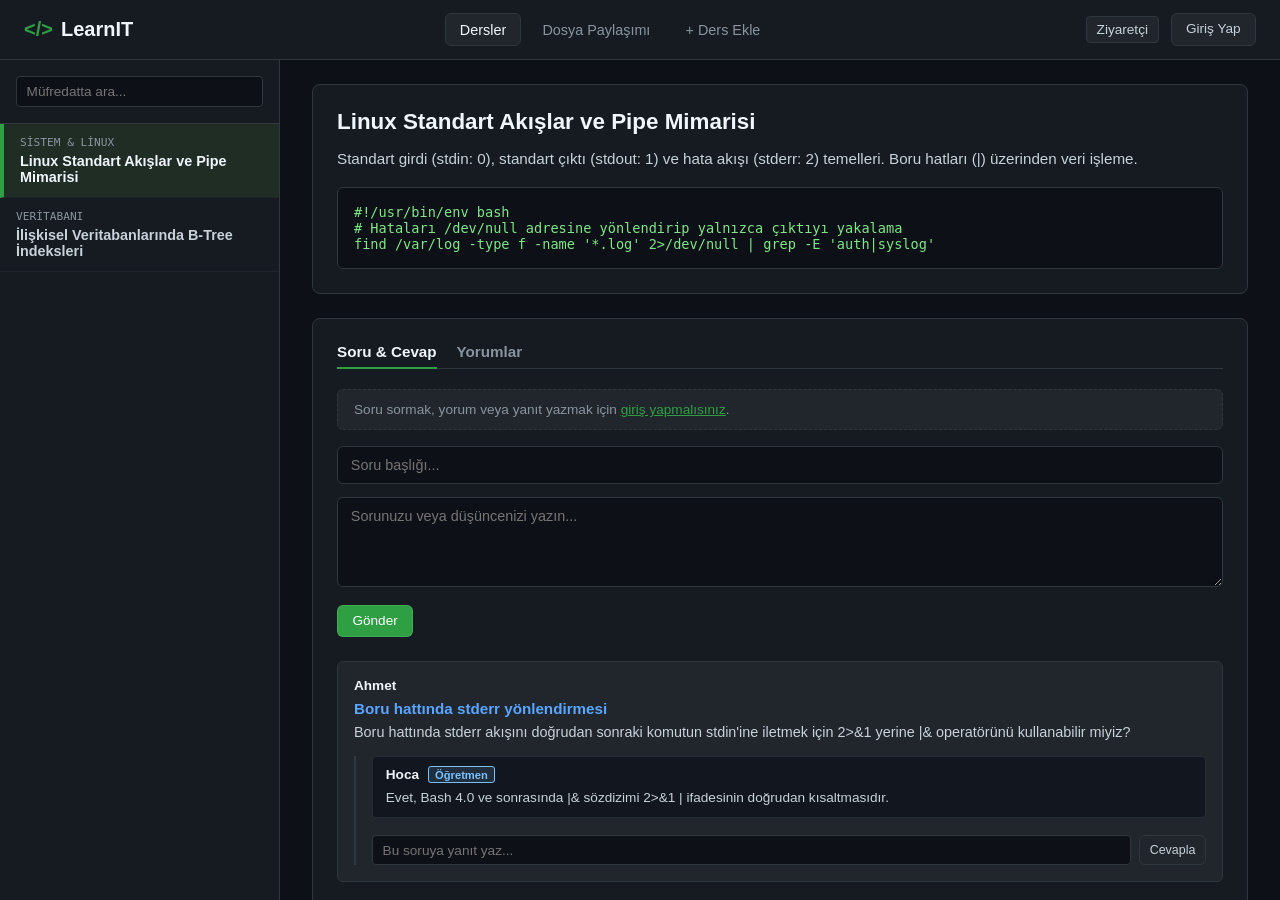
<file: index.html>
<!DOCTYPE html>
<html lang="tr">

<head>
  <meta charset="UTF-8">
  <meta name="viewport" content="width=device-width, initial-scale=1.0">
  <title>LearnIT - Bilişim ve Yazılım Akademisi</title>
  <link rel="stylesheet" href="style.css">
</head>


  <body class="layout-app">

    <!-- Üst Menü -->
    <header>
        <a href="index.html" class="brand">
          <span>&lt;/&gt;</span> LearnIT
      </a>

      <nav class="nav-links" aria-label="Ana Menü">
        <a href="index.html" class="nav-link active">Dersler</a>
        <a href="files.html" class="nav-link">Dosya Paylaşımı</a>
        <a href="lesson-add.html" class="nav-link">+ Ders Ekle</a>
      </nav>

      <div class="nav-actions">
        <!-- Backend oturumuna göre kullanıcı adı ve rol gösterilebilir -->
        <span class="user-badge">Ziyaretçi</span>
        <a href="login.html" class="btn btn-secondary">Giriş Yap</a>
      </div>
    </header>

    <!-- Ana Taşıyıcı -->
    <div class="app-container">


      <aside>
        <div class="sidebar-header">
          <form class="sidebar-search" method="GET" action="index.html">
            <input type="search" name="q" placeholder="Müfredatta ara...">
          </form>
        </div>
        <ul class="course-list">
          <li class="course-item active">
            <a href="index.html?lesson_id=1">
              <span class="tag">Sistem &amp; Linux</span>
              <strong>Linux Standart Akışlar ve Pipe Mimarisi</strong>
            </a>
          </li>
          <li class="course-item">
            <a href="index.html?lesson_id=2">
              <span class="tag">Veritabanı</span>
              <strong>İlişkisel Veritabanlarında B-Tree İndeksleri</strong>
            </a>
          </li>
        </ul>
      </aside>

      <!-- İçerik Alanı -->
      <main>
        <!-- Ders & Dokümantasyon -->
        <section class="content-card">
            <!-- Video linki varsa kapsayıcıya "has-video" sınıfı eklenir -->
            <div class="video-wrapper">
              <iframe src="" title="Ders Videosu" allowfullscreen></iframe>
            </div>

            <div class="lesson-meta">
              <h1>Linux Standart Akışlar ve Pipe Mimarisi</h1>
              <div class="doc-section">
                Standart girdi (stdin: 0), standart çıktı (stdout: 1) ve hata akışı (stderr: 2) temelleri. Boru hatları
                (|) üzerinden veri işleme.
              </div>
              <pre class="code-box">#!/usr/bin/env bash
# Hataları /dev/null adresine yönlendirip yalnızca çıktıyı yakalama
find /var/log -type f -name '*.log' 2>/dev/null | grep -E 'auth|syslog'</pre>
            </div>
        </section>

        <!-- Soru-Cevap & Tartışma -->
        <section class="content-card">
          <div class="interaction-tabs">
            <a href="index.html?lesson_id=1&amp;tab=questions" class="tab-btn active">Soru &amp; Cevap</a>
            <a href="index.html?lesson_id=1&amp;tab=comments" class="tab-btn">Yorumlar</a>
          </div>

            <div class="auth-alert">
              Soru sormak, yorum veya yanıt yazmak için <a href="login.html">giriş yapmalısınız</a>.
            </div>

              <!-- Backend bağlantısı için hazır gönderi formu -->
              <form class="post-form" method="POST" action="">
                <input type="hidden" name="lesson_id" value="1">
                <input type="hidden" name="type" value="questions">
                <input type="text" name="title" placeholder="Soru başlığı...">
                <textarea name="content" placeholder="Sorunuzu veya düşüncenizi yazın..." required></textarea>
                <div class="form-actions">
                  <button type="submit" class="btn">Gönder</button>
                </div>
              </form>

              <div class="feed-list">
                <article class="feed-card">
                  <div class="feed-card-header">
                    <span class="author">Ahmet</span>
                  </div>
                  <div class="post-title">Boru hattında stderr yönlendirmesi</div>
                  <div class="feed-card-body">
                    Boru hattında stderr akışını doğrudan sonraki komutun stdin'ine iletmek için 2&gt;&amp;1 yerine
                    |&amp; operatörünü kullanabilir miyiz?
                  </div>

                  <div class="replies-container">
                    <div class="reply-card">
                      <div class="feed-card-header">
                        <span class="author">
                          Hoca
                          <span class="badge-instructor">Öğretmen</span>
                        </span>
                      </div>
                      <div class="reply-card-body">
                        Evet, Bash 4.0 ve sonrasında |&amp; sözdizimi 2&gt;&amp;1 | ifadesinin doğrudan kısaltmasıdır.
                      </div>
                    </div>

                    <form class="reply-form" method="POST" action="">
                      <input type="hidden" name="post_id" value="1">
                      <input type="text" name="content" placeholder="Bu soruya yanıt yaz..." required>
                      <button type="submit" class="btn btn-secondary btn-sm">Cevapla</button>
                    </form>
                  </div>
                </article>
              </div>
        </section>
      </main>
    </div>

  </body>

</html>
</file>
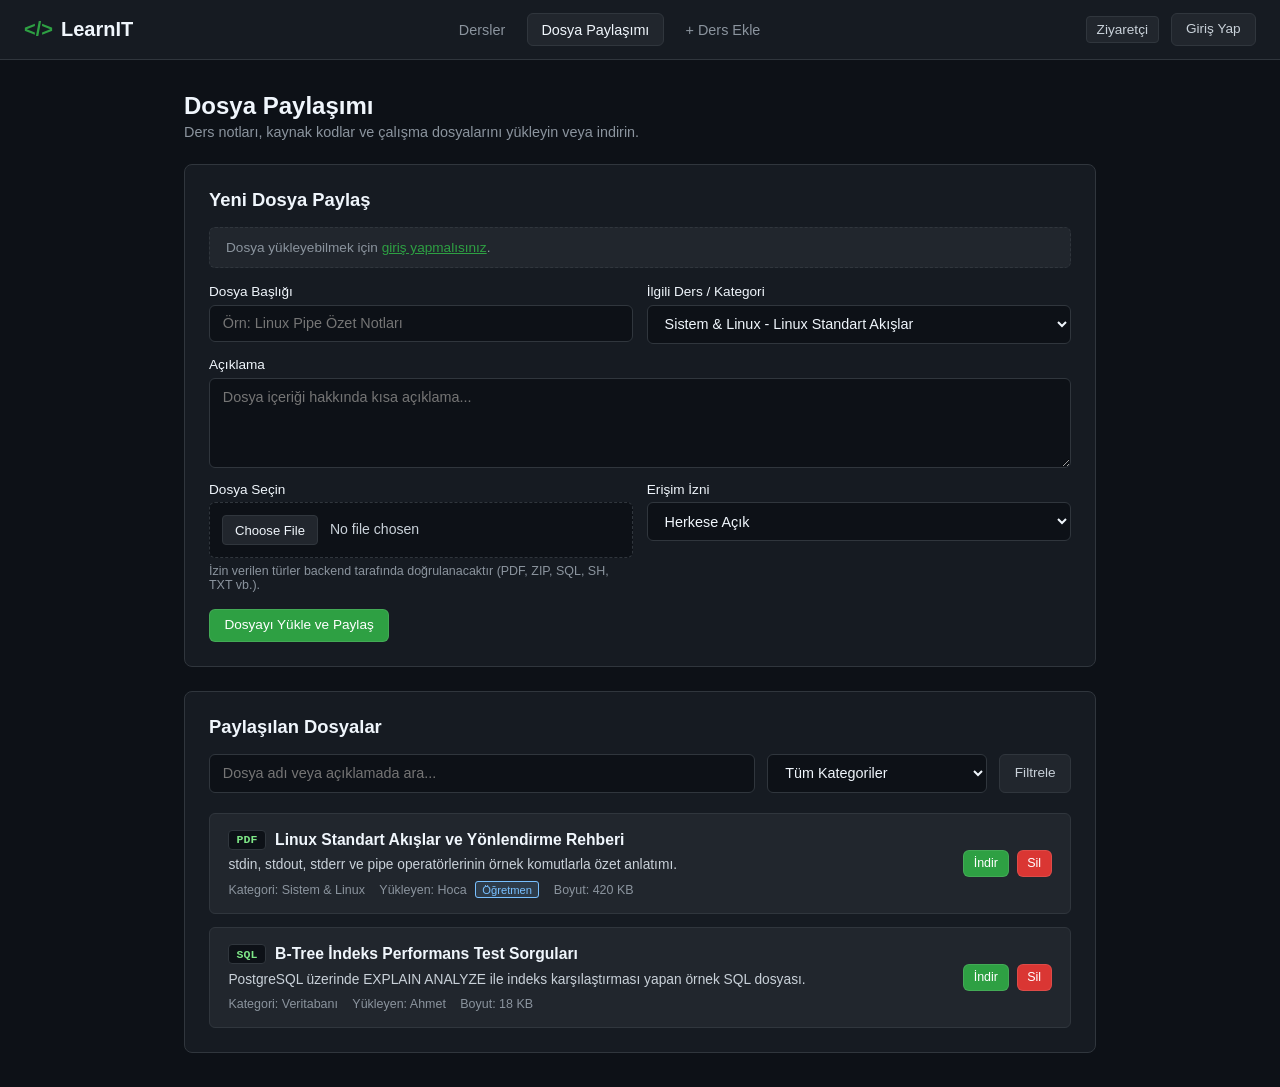
<file: files.html>
<!DOCTYPE html>
<html lang="tr">

<head>
  <meta charset="UTF-8">
  <meta name="viewport" content="width=device-width, initial-scale=1.0">
  <title>Dosya Paylaşımı - LearnIT</title>
  <link rel="stylesheet" href="style.css">
</head>

<body>

  <!-- Üst Menü -->
  <header>
    <a href="index.html" class="brand">
      <span>&lt;/&gt;</span> LearnIT
    </a>

    <nav class="nav-links" aria-label="Ana Menü">
      <a href="index.html" class="nav-link">Dersler</a>
      <a href="files.html" class="nav-link active">Dosya Paylaşımı</a>
      <a href="lesson-add.html" class="nav-link">+ Ders Ekle</a>
    </nav>

    <div class="nav-actions">
      <span class="user-badge">Ziyaretçi</span>
      <a href="login.html" class="btn btn-secondary">Giriş Yap</a>
    </div>
  </header>

  <!-- Dosya Paylaşımı Ana İçerik -->
  <main class="page-container">
    <div class="page-header">
      <div>
        <h1>Dosya Paylaşımı</h1>
        <p class="page-subtitle">Ders notları, kaynak kodlar ve çalışma dosyalarını yükleyin veya indirin.</p>
      </div>
    </div>

    <!-- Dosya Yükleme Formu -->
    <section class="content-card">
      <h2 class="card-title">Yeni Dosya Paylaş</h2>

      <div class="auth-alert">
        Dosya yükleyebilmek için <a href="login.html">giriş yapmalısınız</a>.
      </div>

        <form class="post-form post-form--no-margin" method="POST" action="" enctype="multipart/form-data">
          <div class="form-row">
            <div class="form-group">
              <label for="fileTitle">Dosya Başlığı</label>
              <input type="text" id="fileTitle" name="title" placeholder="Örn: Linux Pipe Özet Notları" required>
            </div>

            <div class="form-group">
              <label for="fileLesson">İlgili Ders / Kategori</label>
              <select id="fileLesson" name="lesson_id" required>
                <option value="1">Sistem &amp; Linux - Linux Standart Akışlar</option>
                <option value="2">Veritabanı - B-Tree İndeksleri</option>
                <option value="0">Genel Kaynaklar</option>
              </select>
            </div>
          </div>

          <div class="form-group">
            <label for="fileDescription">Açıklama</label>
            <textarea id="fileDescription" name="description"
              placeholder="Dosya içeriği hakkında kısa açıklama..."></textarea>
          </div>

          <div class="form-row">
            <div class="form-group">
              <label for="sharedFileInput">Dosya Seçin</label>
              <input type="file" id="sharedFileInput" name="shared_file" class="file-input" required>
              <span class="form-hint">İzin verilen türler backend tarafında doğrulanacaktır (PDF, ZIP, SQL, SH, TXT
                vb.).</span>
            </div>

            <div class="form-group">
              <label for="fileVisibility">Erişim İzni</label>
              <select id="fileVisibility" name="visibility">
                <option value="all">Herkese Açık</option>
                <option value="students">Sadece Kayıtlı Öğrenciler</option>
                <option value="instructor">Sadece Eğitmenler</option>
              </select>
            </div>
          </div>

          <div class="form-actions">
            <button type="submit" class="btn">Dosyayı Yükle ve Paylaş</button>
          </div>
        </form>
    </section>

    <!-- Paylaşılan Dosyalar Listesi -->
    <section class="content-card">
      <h2 class="card-title">Paylaşılan Dosyalar</h2>

      <form class="filter-bar" method="GET" action="files.html">
        <input type="search" name="q" placeholder="Dosya adı veya açıklamada ara...">
        <select name="category">
          <option value="">Tüm Kategoriler</option>
          <option value="linux">Sistem &amp; Linux</option>
          <option value="database">Veritabanı</option>
          <option value="general">Genel Kaynaklar</option>
        </select>
        <button type="submit" class="btn btn-secondary">Filtrele</button>
      </form>

      <div class="file-list">
        <article class="file-card">
          <div class="file-info">
            <div class="file-title-row">
              <span class="file-ext-badge">PDF</span>
              <span class="file-title">Linux Standart Akışlar ve Yönlendirme Rehberi</span>
            </div>
            <p class="file-desc">stdin, stdout, stderr ve pipe operatörlerinin örnek komutlarla özet anlatımı.</p>
            <div class="file-meta">
              <span>Kategori: Sistem &amp; Linux</span>
              <span>Yükleyen: Hoca <span class="badge-instructor">Öğretmen</span></span>
              <span>Boyut: 420 KB</span>
            </div>
          </div>

          <div class="file-actions">
              <a href="#" class="btn btn-sm">İndir</a>
              <form method="POST" action="">
                <input type="hidden" name="file_id" value="1">
                <button type="submit" class="btn btn-danger btn-sm">Sil</button>
              </form>
          </div>
        </article>

        <article class="file-card">
          <div class="file-info">
            <div class="file-title-row">
              <span class="file-ext-badge">SQL</span>
              <span class="file-title">B-Tree İndeks Performans Test Sorguları</span>
            </div>
            <p class="file-desc">PostgreSQL üzerinde EXPLAIN ANALYZE ile indeks karşılaştırması yapan örnek SQL dosyası.
            </p>
            <div class="file-meta">
              <span>Kategori: Veritabanı</span>
              <span>Yükleyen: Ahmet</span>
              <span>Boyut: 18 KB</span>
            </div>
          </div>

          <div class="file-actions">
              <a href="#" class="btn btn-sm">İndir</a>
              <form method="POST" action="">
                <input type="hidden" name="file_id" value="2">
                <button type="submit" class="btn btn-danger btn-sm">Sil</button>
              </form>
          </div>
        </article>
      </div>
    </section>
  </main>

</body>

</html>
</file>
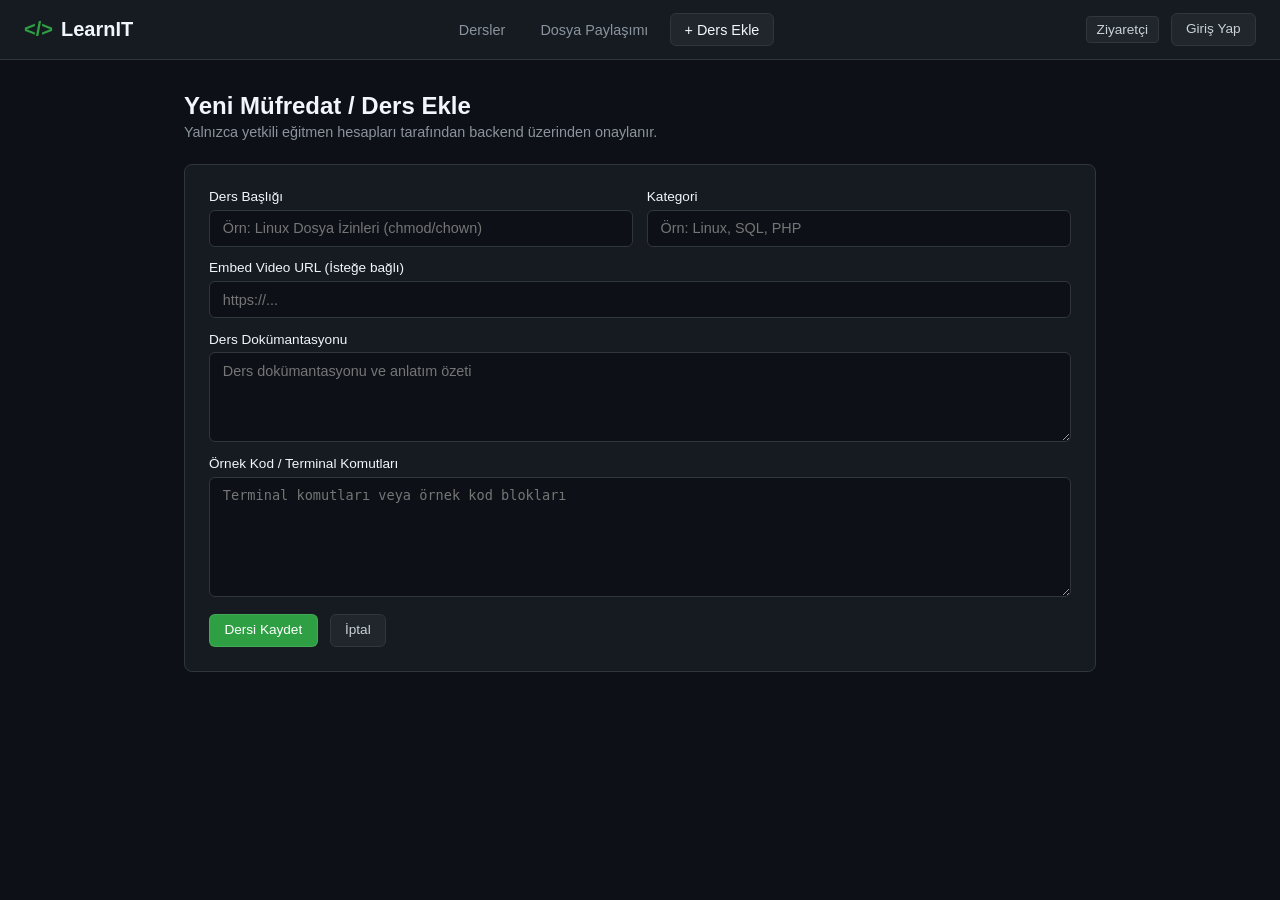
<file: lesson-add.html>
<!DOCTYPE html>
<html lang="tr">
<head>
  <meta charset="UTF-8">
  <meta name="viewport" content="width=device-width, initial-scale=1.0">
  <title>Yeni Ders Ekle - LearnIT</title>
  <link rel="stylesheet" href="style.css">
</head>
<body>

  <!-- Üst Menü -->
  <header>
    <a href="index.html" class="brand">
      <span>&lt;/&gt;</span> LearnIT
    </a>

    <nav class="nav-links" aria-label="Ana Menü">
      <a href="index.html" class="nav-link">Dersler</a>
      <a href="files.html" class="nav-link">Dosya Paylaşımı</a>
      <a href="lesson-add.html" class="nav-link active">+ Ders Ekle</a>
    </nav>

    <div class="nav-actions">
      <span class="user-badge">Ziyaretçi</span>
      <a href="login.html" class="btn btn-secondary">Giriş Yap</a>
    </div>
  </header>

  <!-- Ders Ekleme Formu -->
  <main class="page-container">
    <div class="page-header">
      <div>
        <h1>Yeni Müfredat / Ders Ekle</h1>
        <p class="page-subtitle">Yalnızca yetkili eğitmen hesapları tarafından backend üzerinden onaylanır.</p>
      </div>
    </div>

    <section class="content-card">
      <form class="post-form post-form--no-margin" method="POST" action="">
        <div class="form-row">
          <div class="form-group">
            <label for="lessonTitleInput">Ders Başlığı</label>
            <input type="text" id="lessonTitleInput" name="title" placeholder="Örn: Linux Dosya İzinleri (chmod/chown)" required>
          </div>

          <div class="form-group">
            <label for="lessonCategoryInput">Kategori</label>
            <input type="text" id="lessonCategoryInput" name="category" placeholder="Örn: Linux, SQL, PHP" required>
          </div>
        </div>

        <div class="form-group">
          <label for="lessonVideoUrlInput">Embed Video URL (İsteğe bağlı)</label>
          <input type="url" id="lessonVideoUrlInput" name="video_url" placeholder="https://...">
        </div>

        <div class="form-group">
          <label for="lessonDescriptionInput">Ders Dokümantasyonu</label>
          <textarea id="lessonDescriptionInput" name="description" placeholder="Ders dokümantasyonu ve anlatım özeti" required></textarea>
        </div>

        <div class="form-group">
          <label for="lessonCodeInput">Örnek Kod / Terminal Komutları</label>
          <textarea id="lessonCodeInput" name="code_snippet" class="code-textarea" placeholder="Terminal komutları veya örnek kod blokları"></textarea>
        </div>

        <div class="form-actions">
          <button type="submit" class="btn">Dersi Kaydet</button>
          <a href="index.html" class="btn btn-secondary">İptal</a>
        </div>
      </form>
    </section>
  </main>

</body>
</html>
</file>
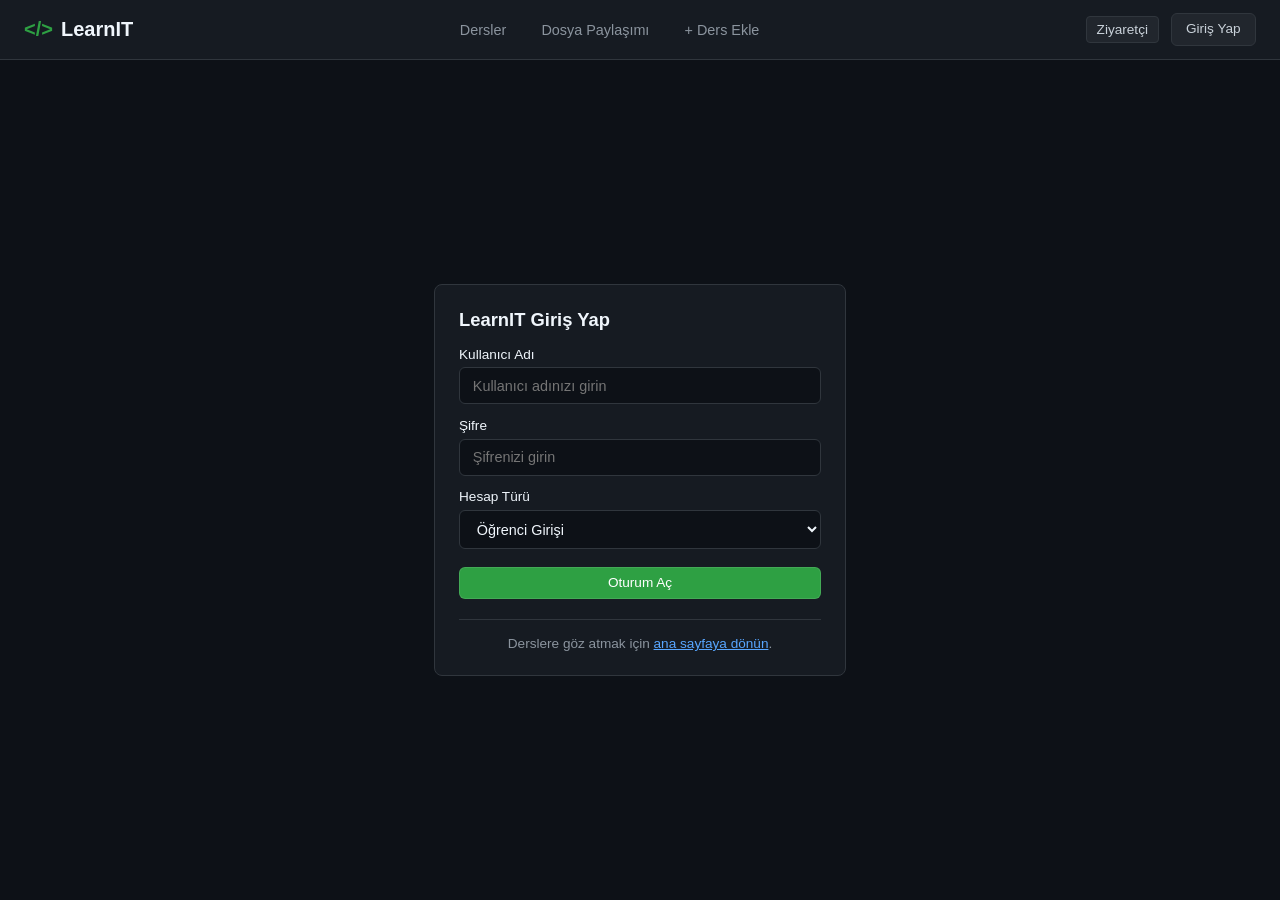
<file: login.html>
<!DOCTYPE html>
<html lang="tr">

<head>
  <meta charset="UTF-8">
  <meta name="viewport" content="width=device-width, initial-scale=1.0">
  <title>Giriş Yap - LearnIT</title>
  <link rel="stylesheet" href="style.css">
</head>

<body>

  <!-- Üst Menü -->
  <header>
    <a href="index.html" class="brand">
      <span>&lt;/&gt;</span> LearnIT
    </a>

    <nav class="nav-links" aria-label="Ana Menü">
      <a href="index.html" class="nav-link">Dersler</a>
      <a href="files.html" class="nav-link">Dosya Paylaşımı</a>
      <a href="lesson-add.html" class="nav-link">+ Ders Ekle</a>
    </nav>

    <div class="nav-actions">
      <span class="user-badge">Ziyaretçi</span>
      <a href="login.html" class="btn btn-secondary">Giriş Yap</a>
    </div>
  </header>

  <!-- Giriş Alanı -->
  <main class="page-container page-container--narrow">
    <section class="content-card">
      <h1 class="card-title">LearnIT Giriş Yap</h1>

        <!-- PHP bağlandığında method="POST" action="login.php" olarak güncellenecek -->
        <form class="post-form post-form--no-margin" method="GET" action="index.html">
          <div class="form-group">
            <label for="authUsernameInput">Kullanıcı Adı</label>
            <input type="text" name="username" id="authUsernameInput" placeholder="Kullanıcı adınızı girin" required
              autocomplete="username">
          </div>

          <div class="form-group">
            <label for="authPasswordInput">Şifre</label>
            <input type="password" name="password" id="authPasswordInput" placeholder="Şifrenizi girin" required
              autocomplete="current-password">
          </div>

          <div class="form-group">
            <label for="authRoleSelect">Hesap Türü</label>
            <select name="role" id="authRoleSelect">
              <option value="student">Öğrenci Girişi</option>
              <option value="instructor">Öğretmen (Eğitmen) Girişi</option>
            </select>
          </div>

          <div class="form-actions">
            <button type="submit" class="btn btn-block">Oturum Aç</button>
          </div>
        </form>

        <div class="auth-footer">
          Derslere göz atmak için <a href="index.html">ana sayfaya dönün</a>.
        </div>
    </section>
  </main>

</body>

</html>
</file>
<file: style.css>
:root {
  --bg-main: #0d1117;
  --bg-surface: #161b22;
  --bg-subtle: #21262d;
  --border-color: #30363d;
  --accent: #2ea043;
  --accent-hover: #3fb950;
  --accent-blue: #58a6ff;
  --text-main: #c9d1d9;
  --text-muted: #8b949e;
  --text-bright: #f0f6fc;
  --danger: #da3633;
  --danger-hover: #b62324;
  --font-mono: ui-monospace, SFMono-Regular, SF Mono, Menlo, Consolas, monospace;
  --font-sans: -apple-system, BlinkMacSystemFont, "Segoe UI", Helvetica, Arial, sans-serif;
}

* {
  box-sizing: border-box;
  margin: 0;
  padding: 0;
}

body {
  font-family: var(--font-sans);
  background-color: var(--bg-main);
  color: var(--text-main);
  display: flex;
  flex-direction: column;
  min-height: 100vh;
}

body.layout-app {
  height: 100vh;
  overflow: hidden;
}

a {
  color: inherit;
  text-decoration: none;
}

/* Üst Menü */
header {
  background-color: var(--bg-surface);
  border-bottom: 1px solid var(--border-color);
  display: flex;
  justify-content: space-between;
  align-items: center;
  padding: 0 1.5rem;
  min-height: 60px;
  gap: 1rem;
  flex-shrink: 0;
  flex-wrap: wrap;
}

.brand {
  display: flex;
  align-items: center;
  gap: 0.5rem;
  font-size: 1.25rem;
  font-weight: 700;
  color: var(--text-bright);
}

.brand span {
  color: var(--accent);
}

.nav-links {
  display: flex;
  align-items: center;
  gap: 0.5rem;
}

.nav-link {
  color: var(--text-muted);
  font-size: 0.9rem;
  font-weight: 500;
  padding: 0.45rem 0.85rem;
  border-radius: 6px;
  transition: background-color 0.2s, color 0.2s;
}

.nav-link:hover {
  background-color: var(--bg-subtle);
  color: var(--text-bright);
}

.nav-link.active {
  background-color: var(--bg-subtle);
  color: var(--text-bright);
  border: 1px solid var(--border-color);
}

.nav-actions {
  display: flex;
  align-items: center;
  gap: 0.75rem;
}

.user-badge {
  font-size: 0.85rem;
  padding: 0.3rem 0.6rem;
  border-radius: 4px;
  background: var(--bg-subtle);
  border: 1px solid var(--border-color);
  color: var(--text-main);
}

/* Butonlar */
.btn {
  display: inline-flex;
  align-items: center;
  justify-content: center;
  gap: 0.4rem;
  background-color: var(--accent);
  color: #fff;
  border: 1px solid rgba(255, 255, 255, 0.1);
  padding: 0.45rem 0.9rem;
  border-radius: 6px;
  cursor: pointer;
  font-family: inherit;
  font-weight: 500;
  font-size: 0.85rem;
  line-height: 1.2;
  transition: background-color 0.2s;
}

.btn:hover {
  background-color: var(--accent-hover);
}

.btn-secondary {
  background-color: var(--bg-subtle);
  color: var(--text-main);
  border-color: var(--border-color);
}

.btn-secondary:hover {
  background-color: #30363d;
}

.btn-danger {
  background-color: var(--danger);
}

.btn-danger:hover {
  background-color: var(--danger-hover);
}

.btn-sm {
  padding: 0.3rem 0.6rem;
  font-size: 0.78rem;
}

.btn-block {
  width: 100%;
}

/* Ana Ders Düzeni (index.html) */
.app-container {
  display: flex;
  flex: 1;
  height: calc(100vh - 60px);
  overflow: hidden;
}

aside {
  width: 280px;
  background-color: var(--bg-surface);
  border-right: 1px solid var(--border-color);
  display: flex;
  flex-direction: column;
  flex-shrink: 0;
}

.sidebar-header {
  padding: 1rem;
  border-bottom: 1px solid var(--border-color);
}

.sidebar-search {
  display: flex;
  gap: 0.4rem;
}

.sidebar-header input {
  width: 100%;
  background: var(--bg-main);
  border: 1px solid var(--border-color);
  padding: 0.45rem 0.6rem;
  border-radius: 4px;
  color: var(--text-bright);
  font-size: 0.85rem;
}

.sidebar-header input:focus {
  outline: 1px solid var(--accent);
}

.course-list {
  list-style: none;
  overflow-y: auto;
  flex: 1;
}

.course-item a {
  padding: 0.75rem 1rem;
  border-bottom: 1px solid #1f242c;
  font-size: 0.9rem;
  display: flex;
  flex-direction: column;
  gap: 0.25rem;
  transition: background-color 0.15s, color 0.15s;
}

.course-item a:hover {
  background-color: var(--bg-subtle);
  color: var(--text-bright);
}

.course-item.active a {
  background-color: #1f2d24;
  border-left: 4px solid var(--accent);
  color: var(--text-bright);
}

.course-item .tag {
  font-size: 0.7rem;
  color: var(--text-muted);
  text-transform: uppercase;
  font-family: var(--font-mono);
}

main {
  flex: 1;
  overflow-y: auto;
  padding: 1.5rem 2rem;
  display: flex;
  flex-direction: column;
  gap: 1.5rem;
}

/* Tekil Sayfa Düzenleri (login, files, lesson-add) */
.page-container {
  width: 100%;
  max-width: 960px;
  margin: 0 auto;
  padding: 2rem 1.5rem;
  display: flex;
  flex-direction: column;
  gap: 1.5rem;
  flex: 1;
}

.page-container--narrow {
  max-width: 460px;
  justify-content: center;
}

.page-header {
  display: flex;
  justify-content: space-between;
  align-items: center;
  gap: 1rem;
  flex-wrap: wrap;
}

.page-header h1 {
  color: var(--text-bright);
  font-size: 1.5rem;
}

.page-subtitle {
  color: var(--text-muted);
  font-size: 0.9rem;
  margin-top: 0.25rem;
}

/* İçerik Kartları */
.content-card {
  background-color: var(--bg-surface);
  border: 1px solid var(--border-color);
  border-radius: 8px;
  padding: 1.5rem;
}

.card-title {
  color: var(--text-bright);
  font-size: 1.15rem;
  margin-bottom: 1rem;
}

.video-wrapper {
  position: relative;
  padding-bottom: 56.25%;
  height: 0;
  background-color: #010409;
  border: 1px solid var(--border-color);
  border-radius: 6px;
  overflow: hidden;
  margin-bottom: 1.25rem;
  display: none;
}

.video-wrapper.has-video {
  display: block;
}

.video-wrapper iframe {
  position: absolute;
  top: 0;
  left: 0;
  width: 100%;
  height: 100%;
  border: 0;
}

.lesson-meta h1 {
  color: var(--text-bright);
  font-size: 1.4rem;
  margin-bottom: 0.5rem;
}

.doc-section {
  line-height: 1.6;
  margin-top: 0.75rem;
  font-size: 0.95rem;
}

.code-box {
  background: var(--bg-main);
  border: 1px solid var(--border-color);
  border-radius: 6px;
  padding: 1rem;
  font-family: var(--font-mono);
  font-size: 0.85rem;
  color: #7ee787;
  overflow-x: auto;
  margin-top: 1rem;
  white-space: pre;
}

/* Sekmeler */
.interaction-tabs {
  display: flex;
  gap: 1.25rem;
  border-bottom: 1px solid var(--border-color);
  margin-bottom: 1.25rem;
}

.tab-btn {
  display: inline-block;
  color: var(--text-muted);
  font-size: 0.95rem;
  font-weight: 600;
  padding-bottom: 0.5rem;
  position: relative;
}

.tab-btn:hover {
  color: var(--text-bright);
}

.tab-btn.active {
  color: var(--text-bright);
}

.tab-btn.active::after {
  content: '';
  position: absolute;
  bottom: -1px;
  left: 0;
  width: 100%;
  height: 2px;
  background: var(--accent);
}

/* Formlar */
.post-form {
  display: flex;
  flex-direction: column;
  gap: 0.85rem;
  margin-bottom: 1.5rem;
}

.post-form--no-margin {
  margin-bottom: 0;
}

.form-group {
  display: flex;
  flex-direction: column;
  gap: 0.35rem;
}

.form-group label {
  font-size: 0.85rem;
  font-weight: 500;
  color: var(--text-bright);
}

.form-row {
  display: grid;
  grid-template-columns: repeat(2, minmax(0, 1fr));
  gap: 0.85rem;
}

.form-actions {
  display: flex;
  align-items: center;
  gap: 0.75rem;
  margin-top: 0.25rem;
}

.post-form textarea,
.post-form input[type="text"],
.post-form input[type="password"],
.post-form input[type="url"],
.post-form input[type="email"],
.post-form input[type="search"],
.post-form select,
.filter-bar input,
.filter-bar select {
  background: var(--bg-main);
  border: 1px solid var(--border-color);
  border-radius: 6px;
  color: var(--text-bright);
  padding: 0.6rem 0.8rem;
  font-family: inherit;
  font-size: 0.9rem;
  width: 100%;
}

.post-form input:focus,
.post-form textarea:focus,
.post-form select:focus,
.filter-bar input:focus,
.filter-bar select:focus {
  outline: none;
  border-color: var(--accent);
}

.post-form textarea {
  resize: vertical;
  min-height: 90px;
}

.code-textarea {
  font-family: var(--font-mono) !important;
  font-size: 0.85rem !important;
  min-height: 120px !important;
}

.file-input {
  background: var(--bg-main);
  border: 1px dashed var(--border-color);
  border-radius: 6px;
  color: var(--text-main);
  padding: 0.75rem;
  font-size: 0.88rem;
  cursor: pointer;
  width: 100%;
}

.file-input::file-selector-button {
  background-color: var(--bg-subtle);
  color: var(--text-bright);
  border: 1px solid var(--border-color);
  padding: 0.4rem 0.75rem;
  border-radius: 4px;
  margin-right: 0.75rem;
  cursor: pointer;
  font-family: inherit;
  font-size: 0.82rem;
}

.file-input::file-selector-button:hover {
  background-color: #30363d;
}

.form-hint {
  font-size: 0.78rem;
  color: var(--text-muted);
}

.post-form textarea:disabled,
.post-form input:disabled {
  opacity: 0.5;
  cursor: not-allowed;
}

/* Akış & Soru-Cevap Kartları */
.feed-list {
  display: flex;
  flex-direction: column;
  gap: 1rem;
}

.feed-card {
  background: var(--bg-subtle);
  border: 1px solid var(--border-color);
  border-radius: 6px;
  padding: 1rem;
}

.feed-card-header {
  display: flex;
  justify-content: space-between;
  align-items: center;
  margin-bottom: 0.4rem;
  font-size: 0.85rem;
}

.feed-card-header .author {
  font-weight: bold;
  color: var(--text-bright);
}

.feed-card-body {
  font-size: 0.9rem;
  line-height: 1.5;
}

.post-title {
  font-weight: 600;
  color: var(--accent-blue);
  margin-bottom: 0.35rem;
  font-size: 0.95rem;
}

.badge-instructor {
  background: #79c0ff22;
  color: #79c0ff;
  border: 1px solid #79c0ff;
  font-size: 0.7rem;
  padding: 0.1rem 0.4rem;
  border-radius: 3px;
  margin-left: 0.3rem;
}

.replies-container {
  margin-top: 0.75rem;
  padding-left: 1rem;
  border-left: 2px solid var(--border-color);
  display: flex;
  flex-direction: column;
  gap: 0.5rem;
}

.reply-card {
  background: #12171f;
  border: 1px solid #252c35;
  border-radius: 4px;
  padding: 0.6rem 0.8rem;
}

.reply-card-body {
  font-size: 0.85rem;
  line-height: 1.4;
}

.reply-form {
  margin-top: 0.6rem;
  display: flex;
  gap: 0.5rem;
}

.reply-form input {
  flex: 1;
  background: var(--bg-main);
  border: 1px solid var(--border-color);
  border-radius: 4px;
  color: var(--text-bright);
  padding: 0.4rem 0.6rem;
  font-size: 0.85rem;
}

.auth-alert {
  background-color: var(--bg-subtle);
  border: 1px dashed var(--border-color);
  padding: 0.75rem 1rem;
  border-radius: 6px;
  font-size: 0.85rem;
  margin-bottom: 1rem;
  color: var(--text-muted);
}

.auth-alert a {
  color: var(--accent);
  text-decoration: underline;
}

/* Dosya Paylaşımı Sayfası */
.filter-bar {
  display: grid;
  grid-template-columns: 1fr 220px auto;
  gap: 0.75rem;
  margin-bottom: 1.25rem;
}

.file-list {
  display: flex;
  flex-direction: column;
  gap: 0.85rem;
}

.file-card {
  background-color: var(--bg-subtle);
  border: 1px solid var(--border-color);
  border-radius: 6px;
  padding: 1rem 1.15rem;
  display: flex;
  justify-content: space-between;
  align-items: center;
  gap: 1rem;
}

.file-info {
  display: flex;
  flex-direction: column;
  gap: 0.35rem;
  min-width: 0;
}

.file-title-row {
  display: flex;
  align-items: center;
  gap: 0.6rem;
  flex-wrap: wrap;
}

.file-ext-badge {
  background: var(--bg-main);
  border: 1px solid var(--border-color);
  color: #7ee787;
  font-family: var(--font-mono);
  font-size: 0.72rem;
  font-weight: 600;
  padding: 0.15rem 0.45rem;
  border-radius: 4px;
  text-transform: uppercase;
}

.file-title {
  color: var(--text-bright);
  font-weight: 600;
  font-size: 0.98rem;
}

.file-desc {
  color: var(--text-main);
  font-size: 0.86rem;
  line-height: 1.4;
}

.file-meta {
  display: flex;
  align-items: center;
  gap: 0.9rem;
  flex-wrap: wrap;
  font-size: 0.78rem;
  color: var(--text-muted);
  margin-top: 0.15rem;
}

.file-actions {
  display: flex;
  align-items: center;
  gap: 0.5rem;
  flex-shrink: 0;
}

.auth-footer {
  margin-top: 1.25rem;
  padding-top: 1rem;
  border-top: 1px solid var(--border-color);
  text-align: center;
  font-size: 0.85rem;
  color: var(--text-muted);
}

.auth-footer a {
  color: var(--accent-blue);
  text-decoration: underline;
}

/* Mobil Uyum */
@media (max-width: 768px) {
  body.layout-app {
    height: auto;
    overflow: auto;
  }

  header {
    padding: 0.75rem 1rem;
  }

  .app-container {
    flex-direction: column;
    height: auto;
    overflow: visible;
  }

  aside {
    width: 100%;
    border-right: none;
    border-bottom: 1px solid var(--border-color);
  }

  main {
    padding: 1.25rem 1rem;
  }

  .form-row,
  .filter-bar {
    grid-template-columns: 1fr;
  }

  .file-card {
    flex-direction: column;
    align-items: flex-start;
  }
}
</file>
